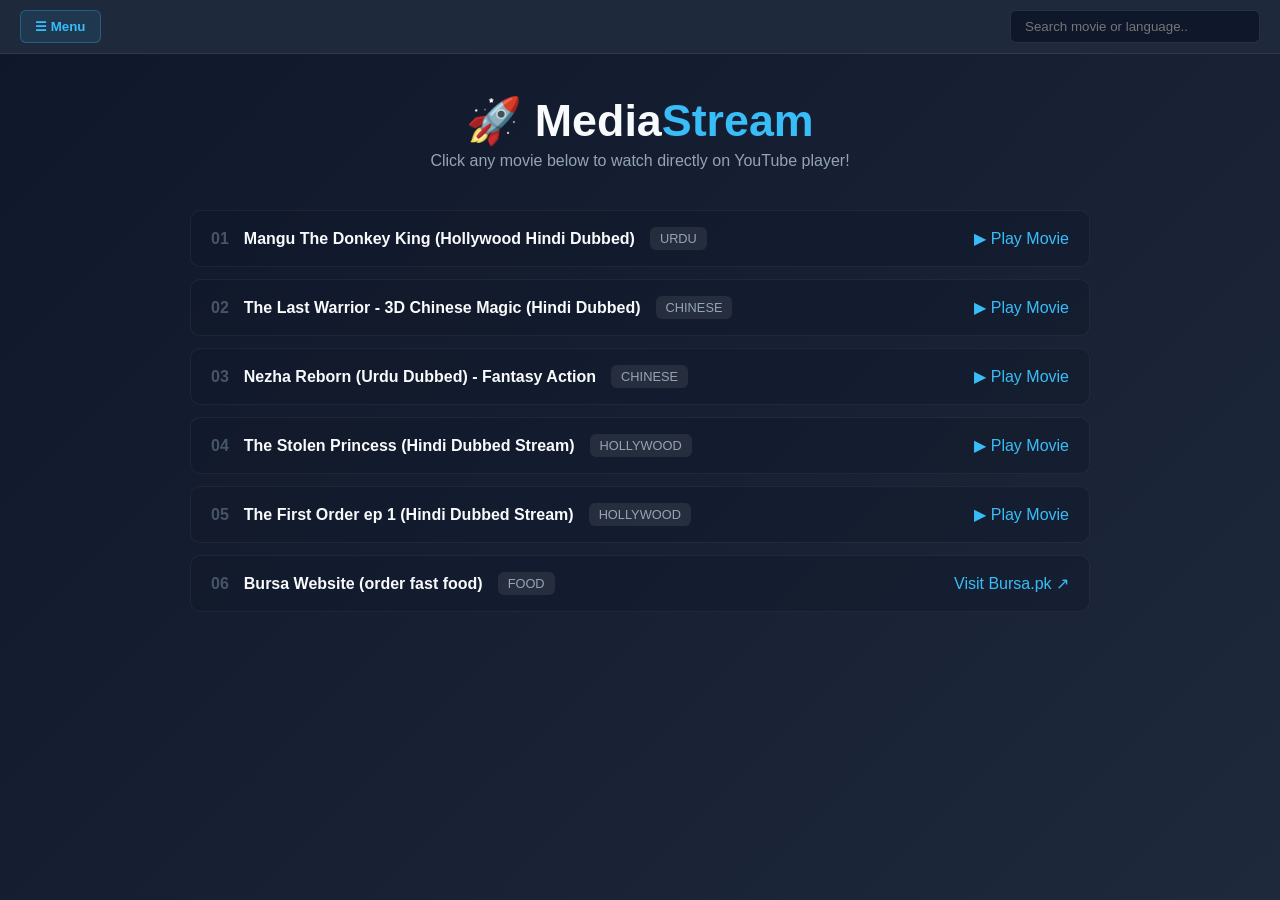
<file: index.html>
<!DOCTYPE html>
<html lang="en">
<head>
  <meta charset="UTF-8">
  <meta name="viewport" content="width=device-width, initial-scale=1.0">
  <title>Premium Movie Dashboard</title>
  <link rel="stylesheet" href="style.css">
</head>
<body>

  <!-- Top Navigation Bar -->
  <div class="topnav">
    <button id="open-sidebar-btn" class="menu-trigger-btn" type="button" aria-expanded="false" aria-controls="dynamic-sidebar">☰ Menu</button>
    <input type="text" placeholder="Search movie or language..">
  </div>

  <!-- Master App Framework Layout Wrapper -->
  <div class="app-layout">
    
    <!-- 🧭 INJECTABLE SIDEBAR PANEL CONTAINER -->
    <aside id="dynamic-sidebar" class="sidebar-container" aria-label="Main navigation" inert>
      <div class="sidebar-wrapper">
        <div class="sidebar-header">
          <h2>Menu</h2>
          <button id="close-sidebar-btn" class="sidebar-close-btn" type="button" aria-label="Close menu">&times;</button>
        </div>
        <nav class="sidebar-links">
          <a class="sidebar-link active" href="#home">Home</a>
          <a class="sidebar-link" href="#about">About</a>
          <a class="sidebar-link" href="#contact">Contact</a>
          <a class="sidebar-link" href="./playground.html">Code Playground</a>
          <a class="sidebar-link" href="https://www.youtube.com" target="_blank" rel="noopener noreferrer">YouTube(watch direct on youtube by searching )</a>
          <a class="sidebar-link" href="https://www.bilibili.com/translated in english or hindi" target="_blank" rel="noopener noreferrer">BiliBili(watch direct on BiliBili by searching )</a>
        </nav>
      </div>
    </aside>

    <!-- 🚀 MAIN CONTENT MOVIES LIST -->
    <div class="dashboard-container" id="home">
      <header class="main-header">
        <h1 class="logo">🚀 Media<span>Stream</span></h1>
        <p class="tagline">Click any movie below to watch directly on YouTube player!</p>
      </header>

      <main class="content-area">
        <div class="movies-list-container">
          
          <!-- Movie Item 01: Mangu The Donkey King -->
          <a href="https://youtube.com" target="_blank" rel="noopener noreferrer" class="movie-row-item">
            <div class="movie-info-block">
              <span class="movie-index-tag">01</span>
              <span class="movie-title-text">Mangu The Donkey King (Hollywood Hindi Dubbed)</span>
              <span class="badge-tag">Urdu</span>
            </div>
            <div class="play-icon-indicator">▶ Play Movie</div>
          </a>

          <!-- Movie Item 02: The Last Warrior -->
          <a href="https://youtube.com" target="_blank" rel="noopener noreferrer" class="movie-row-item">
            <div class="movie-info-block">
              <span class="movie-index-tag">02</span>
              <span class="movie-title-text">The Last Warrior - 3D Chinese Magic (Hindi Dubbed)</span>
              <span class="badge-tag">Chinese</span>
            </div>
            <div class="play-icon-indicator">▶ Play Movie</div>
          </a>

          <!-- Movie Item 03: Nezha Reborn -->
          <a href="https://youtube.com" target="_blank" rel="noopener noreferrer" class="movie-row-item">
            <div class="movie-info-block">
              <span class="movie-index-tag">03</span>
              <span class="movie-title-text">Nezha Reborn (Urdu Dubbed) - Fantasy Action</span>
              <span class="badge-tag">Chinese</span>
            </div>
            <div class="play-icon-indicator">▶ Play Movie</div>
          </a>

          <!-- Movie Item 04: The Stolen Princess -->
          <a href="https://youtube.com/watch?v.Jhs526sbs28ywushHJnj" target="_blank" rel="noopener noreferrer" class="movie-row-item">
            <div class="movie-info-block">
              <span class="movie-index-tag">04</span>
              <span class="movie-title-text">The Stolen Princess (Hindi Dubbed Stream)</span>
              <span class="badge-tag">Hollywood</span>
            </div>
            <div class="play-icon-indicator">▶ Play Movie</div>
          </a>

          <a href="https://www.bilibili.tv/en/video/4800931498433536" target="_blank" rel="noopener noreferrer" class="movie-row-item">
            <div class="movie-info-block">
              <span class="movie-index-tag">05</span>
              <span class="movie-title-text">The First Order ep 1 (Hindi Dubbed Stream)</span>
              <span class="badge-tag">Hollywood</span>
            </div>
            <div class="play-icon-indicator">▶ Play Movie</div>
          </a>

          <a href="https://bursa.pk/" target="_blank" rel="noopener noreferrer" class="movie-row-item">
            <div class="movie-info-block">
              <span class="movie-index-tag">06</span>
              <span class="movie-title-text">Bursa Website (order fast food)</span>
              <span class="badge-tag">Food</span>
            </div>
            <div class="play-icon-indicator">Visit Bursa.pk ↗</div>
          </a>
          
        </div>
      </main>
    </div>

  </div>

  <script src="script.js" defer></script>
</body>
</html>
</file>
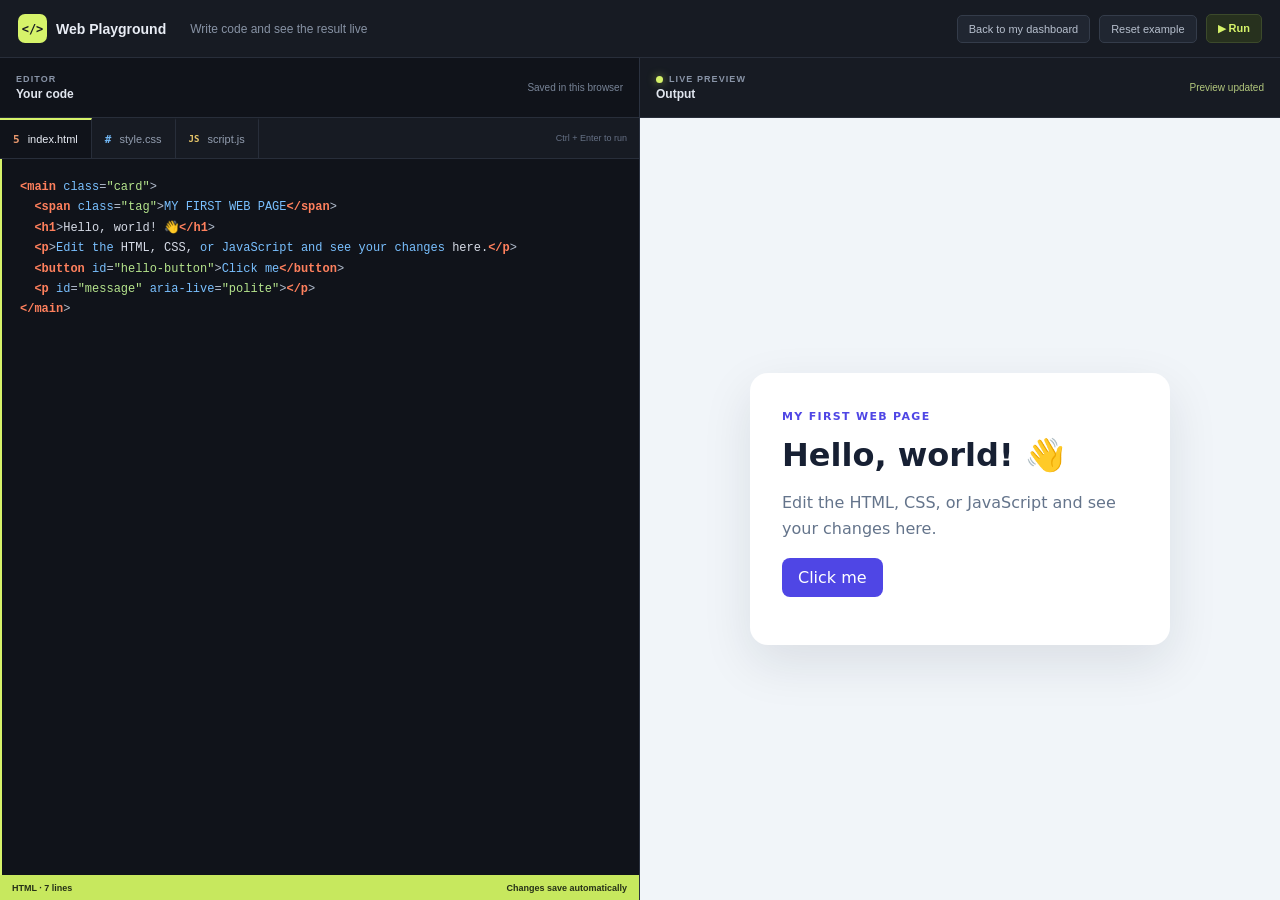
<file: playground.html>
<!doctype html>
<html lang="en">
  <head>
    <meta charset="UTF-8" />
    <meta name="viewport" content="width=device-width, initial-scale=1.0" />
    <meta name="theme-color" content="#10131a" />
    <title>Live HTML Playground</title>
    <link rel="stylesheet" href="./playground.css" />
    <script src="./playground.js" defer></script>
  </head>
  <body>
    <header class="topbar">
      <a class="brand" href="./index.html" aria-label="Live HTML Playground home">
        <span class="brand-mark">&lt;/&gt;</span>
        <span>Web Playground</span>
      </a>
      <span class="topbar-note">Write code and see the result live</span>
      <div class="top-actions">
        <a class="dashboard-link" href="./index.html">Back to my dashboard</a>
        <button class="reset-button" id="reset-button" type="button">Reset example</button>
        <button class="run-button" id="run-button" type="button">▶ Run</button>
      </div>
    </header>

    <main class="workspace">
      <section class="editor-panel" aria-label="Code editor">
        <div class="panel-heading">
          <div>
            <span class="eyebrow">EDITOR</span>
            <span class="panel-title">Your code</span>
          </div>
          <span class="save-status" id="save-status" aria-live="polite">Saved in this browser</span>
        </div>
        <div class="file-tabs" role="tablist" aria-label="Code file">
          <button class="file-tab active" id="tab-html" type="button" role="tab" aria-selected="true" aria-controls="code-html" data-language="html"><span class="file-icon html-icon">5</span>index.html</button>
          <button class="file-tab" id="tab-css" type="button" role="tab" aria-selected="false" aria-controls="code-css" data-language="css"><span class="file-icon css-icon">#</span>style.css</button>
          <button class="file-tab" id="tab-js" type="button" role="tab" aria-selected="false" aria-controls="code-js" data-language="js"><span class="file-icon js-icon">JS</span>script.js</button>
          <span class="tab-spacer"></span>
          <span class="shortcut-hint">Ctrl + Enter to run</span>
        </div>
        <div class="editor-content">
          <label class="visually-hidden" for="code-html">HTML code</label>
          <textarea id="code-html" class="code-input active" role="tabpanel" aria-labelledby="tab-html" data-language="html" spellcheck="false" autocapitalize="off" autocomplete="off" autocorrect="off"></textarea>
          <label class="visually-hidden" for="code-css">CSS code</label>
          <textarea id="code-css" class="code-input" role="tabpanel" aria-labelledby="tab-css" data-language="css" spellcheck="false" autocapitalize="off" autocomplete="off" autocorrect="off" hidden></textarea>
          <label class="visually-hidden" for="code-js">JavaScript code</label>
          <textarea id="code-js" class="code-input" role="tabpanel" aria-labelledby="tab-js" data-language="js" spellcheck="false" autocapitalize="off" autocomplete="off" autocorrect="off" hidden></textarea>
        </div>
        <div class="editor-footer">
          <span id="line-count">HTML</span>
          <span>Changes save automatically</span>
        </div>
      </section>

      <section class="preview-panel" aria-label="Live preview">
        <div class="panel-heading preview-heading">
          <div>
            <span class="eyebrow"><span class="live-dot"></span> LIVE PREVIEW</span>
            <span class="panel-title">Output</span>
          </div>
          <span class="preview-status" id="preview-status" aria-live="polite">Ready</span>
        </div>
        <iframe id="preview" title="Your code output" sandbox="allow-scripts"></iframe>
      </section>
    </main>
    <noscript>This playground needs JavaScript enabled in your browser.</noscript>
  </body>
</html>
</file>
<file: style.css>
* {
  margin: 0;
  padding: 0;
  box-sizing: border-box;
  font-family: 'Segoe UI', Tahoma, Geneva, Verdana, sans-serif;
}

body {
  background: linear-gradient(135deg, #0f172a, #1e293b);
  color: #f8fafc;
  min-height: 100vh;
  overflow-x: hidden;
}

/* 🧭 Top Navigation Styling */
.topnav {
  background-color: #1e293b;
  overflow: hidden;
  padding: 10px 20px;
  display: flex;
  align-items: center;
  gap: 15px;
  border-bottom: 1px solid rgba(255, 255, 255, 0.08);
}

.topnav a {
  color: #94a3b8;
  text-align: center;
  padding: 8px 16px;
  text-decoration: none;
  font-size: 17px;
  border-radius: 6px;
}

.topnav a:hover { background-color: rgba(255, 255, 255, 0.05); color: white; }
.topnav a.active { background-color: #38bdf8; color: #0f172a; font-weight: bold; }

.topnav input[type=text] {
  padding: 8px 14px; margin-left: auto; border-radius: 6px; width: 250px;
  border: 1px solid rgba(255, 255, 255, 0.1); background: #0f172a; color: white;
  outline: none; transition: border-color 0.2s;
}
.topnav input[type=text]:focus { border-color: #38bdf8; }

/* ☰ Menu Core Trigger Button */
.menu-trigger-btn {
  background: rgba(56, 189, 248, 0.1); color: #38bdf8;
  border: 1px solid rgba(56, 189, 248, 0.3); padding: 8px 14px;
  border-radius: 6px; font-weight: bold; cursor: pointer; outline: none;
}
.menu-trigger-btn:hover { background: #38bdf8; color: #0f172a; }
.menu-trigger-btn:focus { box-shadow: 0 0 0 3px rgba(56, 189, 248, 0.4); }
.menu-trigger-btn:active { transform: scale(0.98); }
.menu-trigger-btn:disabled { background: rgba(56, 189, 248, 0.05); color: #94a3b8; border-color: rgba(56, 189, 248, 0.1); cursor: not-allowed; }
.menu-trigger-btn:disabled:hover { background: rgba(56, 189, 248, 0.05); color: #94a3b8; border-color: rgba(56, 189, 248, 0.1); }
.menu-trigger-btn:disabled:focus { box-shadow: none; }
.menu-trigger-btn:disabled:active { transform: none; }
.menu-trigger-btn:disabled::after { content: " (Disabled)"; font-size: 0.8rem; color: #94a3b8; margin-left: 5px; }
.menu-trigger-btn:disabled::before { content: "🚫";margin-right: 5px; }

/* 🏁 FLEX GRIDS AUTO ADJUST SYSTEM */
.app-layout {
  display: flex;
  width: 100%;
  min-height: calc(100vh - 58px);
}

.dashboard-container {
  flex-grow: 1;
  width: 100%;
  padding: 40px 20px;
  transition: all 0.3s ease;
}

.main-header { text-align: center; margin-bottom: 40px; }
.logo { font-size: 2.8rem; font-weight: 800; }
.logo span { color: #38bdf8; }
.tagline { color: #94a3b8; font-size: 1rem; margin-top: 5px; }

.movies-list-container { display: flex; flex-direction: column; gap: 12px; max-width: 900px; margin: 0 auto; }

.movie-row-item {
  background: rgba(15, 23, 42, 0.4); border: 1px solid rgba(255, 255, 255, 0.05);
  border-radius: 10px; padding: 16px 20px; display: flex; justify-content: space-between;
  align-items: center; text-decoration: none; color: inherit; transition: all 0.2s;
}
.movie-row-item:hover { transform: scale(1.008); background: rgba(56, 189, 248, 0.1); border-color: #38bdf8; }
.movie-info-block { display: flex; align-items: center; gap: 15px; }
.movie-index-tag { color: #475569; font-weight: 700; }
.movie-title-text { font-weight: 600; }
.badge-tag { background: rgba(255, 255, 255, 0.08); color: #94a3b8; padding: 4px 10px; border-radius: 6px; font-size: 0.8rem; text-transform: uppercase;}
.play-icon-indicator { color: #38bdf8; }

/* 🔴 SIDEBAR PANELS CORE MECHANISM */
.sidebar-container {
  width: 0; flex: 0 0 0; background: #0f172a; overflow: hidden;
  transition: width 0.3s ease, flex-basis 0.3s ease, border 0.3s ease;
  border-right: 0 solid rgba(255, 255, 255, 0.08);
}

.sidebar-container.active {
  width: 260px; flex-basis: 260px; border-right: 1px solid rgba(255, 255, 255, 0.08);
}

.sidebar-wrapper { width: 260px; padding: 24px 18px; }
.sidebar-header { display: flex; justify-content: space-between; align-items: center; margin-bottom: 20px; color: #f8fafc; }
.sidebar-close-btn { background: none; border: none; color: #94a3b8; font-size: 28px; cursor: pointer; }
.sidebar-close-btn:hover { color: #ef4444; }

.sidebar-links { display: flex; flex-direction: column; gap: 15px; }
.sidebar-link { color: #94a3b8; text-decoration: none; padding: 12px; border-radius: 8px; font-weight: 600; transition: all 0.2s;}
.sidebar-link:hover { background: rgba(56, 189, 248, 0.1); color: #38bdf8; }
.sidebar-link.active { background: rgba(56, 189, 248, 0.14); color: #38bdf8; }
</file>
<file: playground.css>
:root {
  color-scheme: dark;
  font-family: "Segoe UI", Tahoma, sans-serif;
  color: #e9edf5;
  background: #10131a;
  font-synthesis: none;
}

* { box-sizing: border-box; }

body {
  min-width: 320px;
  min-height: 100vh;
  margin: 0;
  background: #10131a;
}

button, a { font: inherit; }

.topbar {
  height: 58px;
  display: flex;
  align-items: center;
  gap: 24px;
  padding: 0 18px;
  background: #171b23;
  border-bottom: 1px solid #282e3a;
}

.brand {
  display: flex;
  align-items: center;
  gap: 9px;
  color: #e9edf5;
  text-decoration: none;
  font-size: 14px;
  font-weight: 700;
  white-space: nowrap;
}

.brand-mark {
  width: 29px;
  height: 29px;
  display: grid;
  place-items: center;
  border-radius: 7px;
  background: #d6f36a;
  color: #171b23;
  font-family: Consolas, monospace;
  font-size: 12px;
  font-weight: 800;
}

.topbar-note { color: #8792a4; font-size: 12px; }
.top-actions { display: flex; align-items: center; gap: 9px; margin-left: auto; }

.dashboard-link, .reset-button, .run-button {
  padding: 7px 11px;
  border: 1px solid #343c4a;
  border-radius: 5px;
  font-size: 11px;
  text-decoration: none;
  cursor: pointer;
}

.dashboard-link, .reset-button { color: #b7c0ce; background: #202631; }
.dashboard-link:hover, .reset-button:hover { background: #2a3240; color: #fff; }
.run-button { color: #d6f36a; background: #27311e; border-color: #3c4a2b; font-weight: 700; }
.run-button:hover { background: #344324; }

.workspace {
  display: grid;
  grid-template-columns: minmax(0, 1fr) minmax(0, 1fr);
  height: calc(100vh - 58px);
  min-height: 340px;
}

.editor-panel, .preview-panel { min-width: 0; display: flex; flex-direction: column; }
.editor-panel { border-right: 1px solid #2b3240; }
.preview-panel { background: #171b23; }

.panel-heading {
  min-height: 60px;
  flex: 0 0 auto;
  display: flex;
  align-items: center;
  justify-content: space-between;
  gap: 12px;
  padding: 9px 16px;
  border-bottom: 1px solid #282e3a;
}

.panel-heading > div { display: flex; flex-direction: column; gap: 3px; }
.eyebrow { color: #8994a7; font-size: 9px; font-weight: 800; letter-spacing: .12em; }
.panel-title { color: #e1e6ef; font-size: 12px; font-weight: 600; }
.save-status, .preview-status { color: #788497; font-size: 10px; }
.preview-status { color: #b3c87d; }
.preview-status.error { color: #ff8b8b; }
.preview-heading .eyebrow { display: flex; align-items: center; gap: 6px; }
.live-dot { width: 7px; height: 7px; border-radius: 50%; background: #d6f36a; box-shadow: 0 0 8px #d6f36a88; }

.file-tabs {
  min-height: 41px;
  display: flex;
  align-items: stretch;
  background: #171b23;
  border-bottom: 1px solid #282e3a;
  overflow-x: auto;
}

.file-tab {
  display: flex;
  align-items: center;
  gap: 8px;
  padding: 0 13px;
  border: 0;
  border-right: 1px solid #282e3a;
  border-top: 2px solid transparent;
  background: transparent;
  color: #929daf;
  font-size: 11px;
  white-space: nowrap;
  cursor: pointer;
}

.file-tab:hover { color: #e9edf5; background: #1c212b; }
.file-tab.active { color: #e9edf5; background: #10131a; border-top-color: #d6f36a; }
.file-icon { font-family: Consolas, monospace; font-size: 11px; font-weight: 800; }
.html-icon { color: #e9986d; }
.css-icon { color: #72b8f5; }
.js-icon { color: #e8c66a; font-size: 9px; }
.tab-spacer { flex: 1; }
.shortcut-hint { align-self: center; padding: 0 12px; color: #657084; font-size: 9px; white-space: nowrap; }

.editor-content { position: relative; flex: 1; min-height: 0; background: #10131a; }
.syntax-layer {
  position: absolute;
  inset: 0;
  z-index: 0;
  margin: 0;
  padding: 18px 20px;
  overflow: hidden;
  color: #d6dbe6;
  pointer-events: none;
  tab-size: 2;
  font: 12px/1.7 Consolas, "Courier New", monospace;
  white-space: pre;
}

.syntax-comment { color: #8b9bb3; font-style: italic; }
.syntax-tag { color: #ff805d; font-weight: 700; }
.syntax-attribute { color: #79c0ff; }
.syntax-string { color: #b5e48c; }
.syntax-keyword { color: #ff7bcb; font-weight: 600; }
.syntax-number { color: #f2c66d; }
.syntax-property { color: #79d4f7; }
.syntax-selector { color: #ffcf70; }
.syntax-function { color: #d2a8ff; }
.syntax-builtin { color: #5eead4; }
.syntax-constant { color: #ffa657; }
.syntax-punctuation { color: #b3becf; }

.code-input {
  position: absolute;
  inset: 0;
  z-index: 1;
  width: 100%;
  height: 100%;
  display: block;
  resize: none;
  padding: 18px 20px;
  border: 0;
  outline: 0;
  background: transparent;
  color: transparent;
  -webkit-text-fill-color: transparent;
  caret-color: #d6f36a;
  tab-size: 2;
  font: 12px/1.7 Consolas, "Courier New", monospace;
  white-space: pre;
  overflow: auto;
}

.code-input::selection { background: #d6f36a55; -webkit-text-fill-color: transparent; }
.code-input:focus { box-shadow: inset 2px 0 #d6f36a; }
.code-input[hidden] { display: none; }

.editor-footer {
  min-height: 25px;
  display: flex;
  align-items: center;
  justify-content: space-between;
  padding: 0 12px;
  background: #c7e85e;
  color: #263018;
  font-size: 9px;
  font-weight: 700;
}

#preview { width: 100%; height: 100%; flex: 1; border: 0; background: #fff; }
.visually-hidden {
  position: absolute;
  width: 1px;
  height: 1px;
  padding: 0;
  margin: -1px;
  overflow: hidden;
  clip: rect(0, 0, 0, 0);
  white-space: nowrap;
  border: 0;
}

noscript { display: block; padding: 20px; color: #f99; }

@media (max-width: 720px) {
  .topbar { gap: 10px; padding: 0 10px; }
  .topbar-note { display: none; }
  .top-actions { gap: 5px; }
  .dashboard-link, .reset-button, .run-button { padding: 7px 8px; font-size: 10px; }
  .workspace { grid-template-columns: 1fr; grid-template-rows: minmax(260px, 1fr) minmax(240px, 1fr); height: auto; min-height: calc(100vh - 58px); }
  .editor-panel { border-right: 0; border-bottom: 1px solid #2b3240; }
  .shortcut-hint { display: none; }
}
</file>
